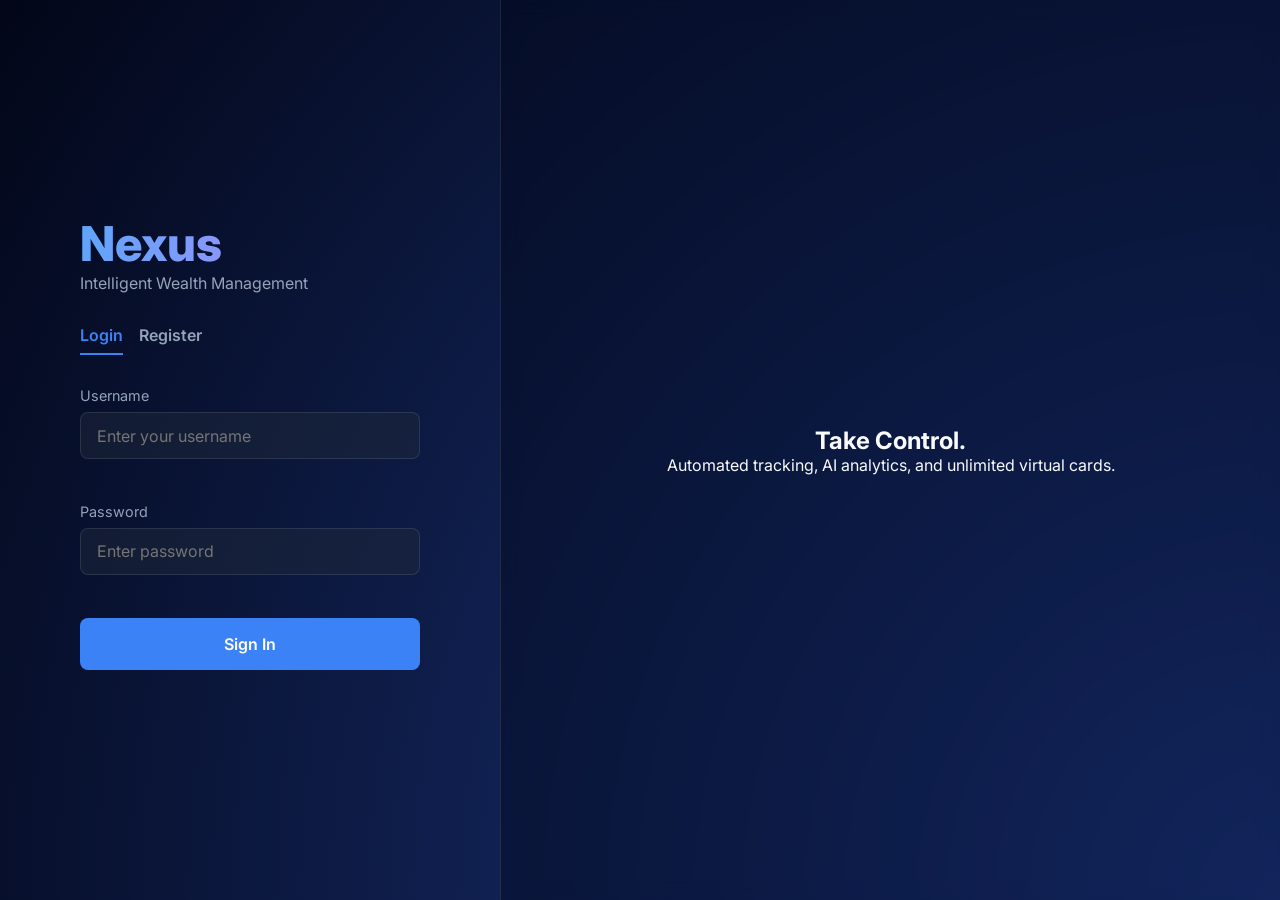
<file: frontend/index.html>
<!DOCTYPE html>
<html lang="en">
<head>
    <meta charset="UTF-8">
    <meta name="viewport" content="width=device-width, initial-scale=1.0">
    <title>Nexus | Smart Expense Tracker</title>
    <link href="https://fonts.googleapis.com/css2?family=Inter:wght@300;400;600;800&display=swap" rel="stylesheet">
    <link rel="stylesheet" href="css/style.css">
</head>
<body>
    <div class="auth-container">
        <div class="auth-box">
            <h1>Nexus</h1>
            <p class="subtitle">Intelligent Wealth Management</p>

            <div class="tabs">
                <button class="tab active" onclick="switchTab('login')">Login</button>
                <button class="tab" onclick="switchTab('register')">Register</button>
            </div>

            <!-- LOGIN FORM -->
            <form id="login-form" class="auth-form active" onsubmit="handleLogin(event)">
                <div class="form-group">
                    <label>Username</label>
                    <input type="text" id="login-username" required placeholder="Enter your username">
                </div>
                <div class="form-group">
                    <label>Password</label>
                    <input type="password" id="login-password" required placeholder="Enter password">
                </div>
                <button type="submit" class="btn-primary">Sign In</button>
            </form>

            <!-- REGISTER FORM -->
            <form id="register-form" class="auth-form" onsubmit="handleRegister(event)">
                <div class="form-group">
                    <label>Full Name</label>
                    <input type="text" id="reg-name" required placeholder="John Doe">
                </div>
                <div class="form-group">
                    <label>Email</label>
                    <input type="email" id="reg-email" required placeholder="john@example.com">
                </div>
                <div class="form-group">
                    <label>Username</label>
                    <input type="text" id="reg-username" required placeholder="Choose a username">
                </div>
                <div class="form-group">
                    <label>Password</label>
                    <input type="password" id="reg-password" required placeholder="Create a strong password">
                </div>
                <button type="submit" class="btn-primary">Create Account</button>
            </form>

            <div id="auth-error" class="error-msg"></div>
        </div>
        
        <div class="auth-hero">
            <div class="glass-orb"></div>
            <h2>Take Control.</h2>
            <p>Automated tracking, AI analytics, and unlimited virtual cards.</p>
        </div>
    </div>

    <script src="js/app.js"></script>
    <script>
        // Redirect to dashboard if logged in
        if (localStorage.getItem("nexus_user_id")) {
            window.location.href = "dashboard.html";
        }
    </script>
</body>
</html>
</file>
<file: frontend/css/style.css>
:root {
    --bg-surface: #0f172a;
    --bg-darker: #020617;
    --primary: #3b82f6;
    --primary-hover: #2563eb;
    --accent: #10b981;
    --danger: #ef4444;
    --text-primary: #f8fafc;
    --text-secondary: #94a3b8;
    --glass-bg: rgba(30, 41, 59, 0.7);
    --glass-border: rgba(255, 255, 255, 0.1);
    --shadow: 0 4px 30px rgba(0, 0, 0, 0.5);
}

* { margin: 0; padding: 0; box-sizing: border-box; font-family: 'Inter', sans-serif; }
body { background-color: var(--bg-surface); color: var(--text-primary); min-height: 100vh; display: flex; }

/* ... (Auth Layout from previous, keeping it) ... */
.auth-container { display: flex; width: 100vw; height: 100vh; background: radial-gradient(circle at bottom right, #1e3a8a, var(--bg-darker)); }
.auth-box { flex: 1; display: flex; flex-direction: column; justify-content: center; padding: 5rem; max-width: 500px; }
.auth-hero { flex: 2; display: flex; flex-direction: column; justify-content: center; align-items: center; background: rgba(2, 6, 23, 0.4); backdrop-filter: blur(10px); border-left: 1px solid var(--glass-border); position: relative; overflow: hidden; }
.auth-box h1 { font-size: 3rem; font-weight: 800; background: linear-gradient(to right, #60a5fa, #c084fc); -webkit-background-clip: text; -webkit-text-fill-color: transparent; }
.subtitle { color: var(--text-secondary); margin-bottom: 2rem; }
.tabs { display: flex; gap: 1rem; margin-bottom: 2rem; }
.tab { background: transparent; border: none; color: var(--text-secondary); font-size: 1rem; font-weight: 600; padding-bottom: 0.5rem; cursor: pointer; border-bottom: 2px solid transparent; transition: 0.3s; }
.tab.active { color: var(--primary); border-color: var(--primary); }
.auth-form { display: none; flex-direction: column; gap: 1.5rem; animation: fadeIn 0.4s ease-in-out; }
.auth-form.active { display: flex; }
@keyframes fadeIn { from { opacity: 0; transform: translateY(10px); } to { opacity: 1; transform: translateY(0); } }
.form-group { display: flex; flex-direction: column; gap: 0.5rem; }
.form-group label { font-size: 0.9rem; color: var(--text-secondary); }
input, select { background: rgba(30, 41, 59, 0.5); border: 1px solid var(--glass-border); padding: 0.8rem 1rem; border-radius: 8px; color: white; font-size: 1rem; outline: none; transition: 0.3s; }
input:focus, select:focus { border-color: var(--primary); box-shadow: 0 0 0 2px rgba(59, 130, 246, 0.2); }
.btn-primary { background: var(--primary); color: white; border: none; padding: 1rem; border-radius: 8px; font-weight: 600; font-size: 1rem; cursor: pointer; transition: 0.3s; }
.btn-primary:hover { background: var(--primary-hover); transform: translateY(-2px); }
.btn-text { background: transparent; color: var(--primary); border: none; cursor: pointer; font-weight: 600; }
.full-width { width: 100%; }
.error-msg { color: var(--danger); margin-top: 1rem; font-size: 0.9rem; }

/* Dashboard Layout */
.dashboard-body { background: var(--bg-darker); overflow-x: hidden; }
.sidebar { width: 250px; background: var(--bg-surface); border-right: 1px solid var(--glass-border); padding: 2rem 1rem; display: flex; flex-direction: column; }
.sidebar h2 { margin-bottom: 2rem; padding-left: 1rem; color: white; }
.nav-links { list-style: none; flex: 1; }
.nav-links li { padding: 1rem; color: var(--text-secondary); border-radius: 8px; cursor: pointer; transition: 0.3s; margin-bottom: 0.5rem; display: flex; align-items: center; gap: 1rem; }
.nav-links li:hover, .nav-links li.active { background: rgba(255, 255, 255, 0.05); color: white; }
.nav-links li.signout:hover { background: rgba(239, 68, 68, 0.1); color: var(--danger); }
.dashboard-content { flex: 1; padding: 2rem 4rem; overflow-y: auto; }
header { display: flex; justify-content: space-between; align-items: center; margin-bottom: 2rem; }
.greeting h1 { font-size: 2rem; margin-bottom: 0.2rem; }
.greeting p { color: var(--text-secondary); }
.notification-panel { background: rgba(245, 158, 11, 0.1); border: 1px solid rgba(245, 158, 11, 0.3); color: #fcd34d; padding: 1rem; border-radius: 8px; margin-bottom: 2rem; animation: fadeIn 0.4s; }
.overview-cards { display: grid; grid-template-columns: repeat(3, 1fr); gap: 2rem; margin-bottom: 3rem; }
.glass { background: var(--glass-bg); border: 1px solid var(--glass-border); backdrop-filter: blur(10px); border-radius: 16px; padding: 2rem; box-shadow: var(--shadow); }
.card p { color: var(--text-secondary); margin-bottom: 0.5rem; }
.card h2 { font-size: 2.2rem; font-weight: 800; }
.balance-card h2 { color: white; }
.income-card h2 { color: var(--accent); }
.expense-card h2 { color: var(--danger); }
.main-grid { display: grid; grid-template-columns: 1fr 1fr; gap: 2rem; }
.section-header { display: flex; justify-content: space-between; align-items: center; margin-bottom: 1.5rem; border-bottom: 1px solid var(--glass-border); padding-bottom: 0.5rem; }
.acc-item { background: rgba(255, 255, 255, 0.03); border: 1px solid var(--glass-border); padding: 1.2rem; border-radius: 12px; margin-bottom: 1rem; display: flex; justify-content: space-between; align-items: center; cursor: pointer; transition: 0.3s; }
.acc-item:hover { background: rgba(255, 255, 255, 0.08); transform: translateX(5px); }
.acc-info h4 { font-size: 1.1rem; margin-bottom: 0.3rem;}
.acc-info p { color: var(--text-secondary); font-size: 0.9rem;}
.acc-bal { font-weight: 600; font-size: 1.2rem;}
.tx-item { display: flex; justify-content: space-between; align-items: center; padding: 1rem; border-bottom: 1px solid rgba(255,255,255,0.05); }
.tx-item .desc { font-weight: 500; }
.tx-item .cat { color: var(--text-secondary); font-size: 0.85rem; padding-top: 0.3rem; }
.tx-item .amt.inc { color: var(--accent); }
.tx-item .amt.exp { color: var(--danger); }

/* Virtual Cards */
.cards-list { display: grid; grid-template-columns: repeat(2, 1fr); gap: 1.5rem; }
.virtual-card { background: linear-gradient(135deg, #4f46e5, #9333ea); padding: 2rem; border-radius: 16px; color: white; position: relative; overflow: hidden; box-shadow: 0 10px 25px rgba(0,0,0,0.5); }
.virtual-card::before { content: ''; position: absolute; width: 150px; height: 150px; background: rgba(255,255,255,0.1); border-radius: 50%; top: -50px; right: -50px; }
.vcard-number { font-size: 1.4rem; letter-spacing: 2px; margin: 1.5rem 0; font-family: monospace; }
.vcard-details { display: flex; justify-content: space-between; font-size: 0.9rem; text-transform: uppercase; }

/* Analytics */
.charts-grid { display: grid; grid-template-columns: 1fr 1fr; gap: 2rem; }
.chart-container { display: flex; flex-direction: column; align-items: center; justify-content: center; height: 400px;}
.chart-container h3 { margin-bottom: 1rem; width: 100%; text-align: left; color: var(--text-secondary); }

/* Modals */
.modal { display: none; position: fixed; top: 0; left: 0; right: 0; bottom: 0; background: rgba(0,0,0,0.7); backdrop-filter: blur(5px); z-index: 1000; align-items: center; justify-content: center; }
.modal-content { background: var(--bg-surface); border: 1px solid var(--glass-border); padding: 2.5rem; border-radius: 16px; width: 450px; position: relative; box-shadow: var(--shadow); animation: fadeIn 0.3s; }
.close { position: absolute; top: 1rem; right: 1.5rem; font-size: 1.5rem; cursor: pointer; color: var(--text-secondary); }
form select, form input { margin-bottom: 1.2rem; }
form select option { background: var(--bg-surface); }

/* Budgets View */
.budget-allocator { background: var(--glass-bg); padding: 2rem; border-radius: 16px; margin-bottom: 2rem; border: 1px solid var(--glass-border); display: flex; gap: 1rem; align-items: center; }
.budget-allocator input { flex: 1; margin: 0; }
.budget-cards { display: grid; grid-template-columns: repeat(3, 1fr); gap: 1.5rem; margin-top: 2rem; }
.budget-card { background: rgba(255, 255, 255, 0.03); padding: 1.5rem; border-radius: 12px; border: 1px solid var(--glass-border); position: relative; overflow: hidden; }
.budget-header { display: flex; justify-content: space-between; margin-bottom: 1rem; }
.budget-limit { color: var(--text-secondary); font-size: 0.9rem; }
.budget-progress-bg { background: rgba(255,255,255,0.1); height: 8px; border-radius: 4px; overflow: hidden; margin-top: 1rem; }
.budget-progress-fill { background: var(--primary); height: 100%; border-radius: 4px; transition: width 0.3s; }
.budget-progress-fill.warning { background: #f59e0b; }
.budget-progress-fill.danger { background: var(--danger); }

/* News Panel */
.dash-with-sidebar { display: grid; grid-template-columns: 3fr 1fr; gap: 2rem; }
.news-panel { background: var(--glass-bg); padding: 1.5rem; border-radius: 16px; border: 1px solid var(--glass-border); height: fit-content; }
.news-header { margin-bottom: 1.5rem; border-bottom: 1px solid var(--glass-border); padding-bottom: 0.5rem; }
.news-item { margin-bottom: 1rem; padding: 1rem; background: rgba(0,0,0,0.2); border-left: 3px solid var(--primary); border-radius: 0 8px 8px 0; }
.news-item h4 { font-size: 0.95rem; margin-bottom: 0.3rem; }
.news-item p { font-size: 0.8rem; color: var(--text-secondary); }
.news-item.SCHEME { border-left-color: var(--accent); }
.news-item.BOND { border-left-color: #a855f7; }
.news-item.TIP { border-left-color: #fcd34d; }

/* Alerts Dropdown */
.header-actions { display: flex; gap: 1.5rem; align-items: center; position: relative; }
.alert-icon { position: relative; cursor: pointer; font-size: 1.2rem; }
.alert-badge { position: absolute; top: -5px; right: -8px; background: var(--danger); color: white; font-size: 0.6rem; padding: 2px 5px; border-radius: 10px; font-weight: bold; }
.alerts-dropdown { display: none; position: absolute; top: 2.5rem; right: 0; width: 300px; background: var(--bg-surface); border: 1px solid var(--glass-border); border-radius: 12px; box-shadow: var(--shadow); z-index: 10; overflow: hidden; }
.alerts-dropdown.show { display: block; }
.alert-item { padding: 1rem; border-bottom: 1px solid var(--glass-border); font-size: 0.85rem; }
.alert-item:last-child { border-bottom: none; }
.alert-item.DUE { border-left: 3px solid var(--danger); }
.alert-item.WARNING { border-left: 3px solid #f59e0b; }
.alert-item.NEWS { border-left: 3px solid var(--primary); }
</file>
